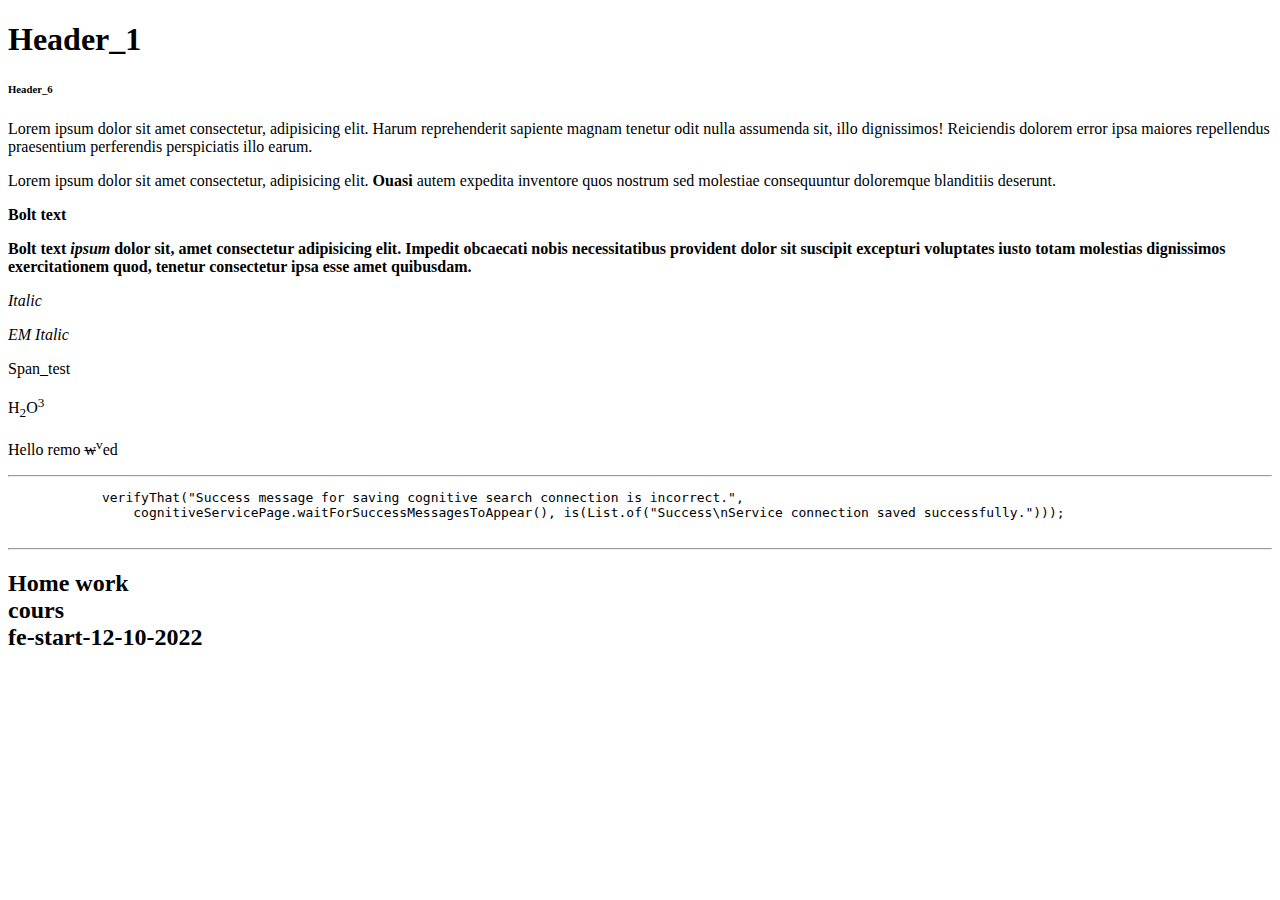
<file: index.html>
<!DOCTYPE html>
<html lang="en">

<head>
    <meta charset="utf-8">
    <meta http-equiv="X-UA-Compatible" content="IE=edge">
    <meta name="description" content="my first task">
    <meta name="viewport" content="width=device-width, initial-scale=1.0">
    <title>Home Work</title>
    <!-- <link rel="stylesheet" href=""> -->
</head>

<body>
    <h1>Header_1</h1>
    <h6>Header_6</h6>
    <p>Lorem ipsum dolor sit amet consectetur, adipisicing elit. Harum reprehenderit sapiente magnam tenetur odit nulla
        assumenda sit, illo dignissimos! Reiciendis dolorem error ipsa maiores repellendus praesentium perferendis
        perspiciatis illo earum.</p>
    <p>Lorem ipsum dolor sit amet consectetur, adipisicing elit. <strong>Ouasi</strong> autem expedita inventore quos
        nostrum sed molestiae consequuntur doloremque blanditiis deserunt.</p>
    <!-- <font size="35" color="green">Hello font</font> -->
    <p>
        <!-- "bolt" old teg -->
        <b>Bolt text</b>
    </p>
    <p>
        <!-- "strong" new tag -->
        <strong>Bolt text</strong>
        <strong><em>ipsum</em> dolor sit, amet consectetur adipisicing elit. Impedit obcaecati nobis necessitatibus
            provident dolor sit suscipit excepturi voluptates iusto totam molestias dignissimos exercitationem quod,
            tenetur consectetur ipsa esse amet quibusdam.</strong>
    </p>
    <p>
        <!-- old tag -->
        <i>
            Italic
        </i>
    </p>
    <p>
        <!-- new italic tag -->
        <em> EM Italic</em>
    </p>
    <p>
        <span>Span_test</span>
    </p>
    <span>
        H<sub>2</sub>O<sup>3</sup>
    </span>
    <p>
        Hello remo
        <del>w</del><sup>v</sup></del>ed
    </p>
    <hr>
    <pre>
            verifyThat("Success message for saving cognitive search connection is incorrect.",
                cognitiveServicePage.waitForSuccessMessagesToAppear(), is(List.of("Success\nService connection saved successfully.")));
        </pre>
    <hr>
    <h2>
        Home work <br>
        cours <br>
        fe-start-12-10-2022
    </h2>
</body>

</html>
</file>
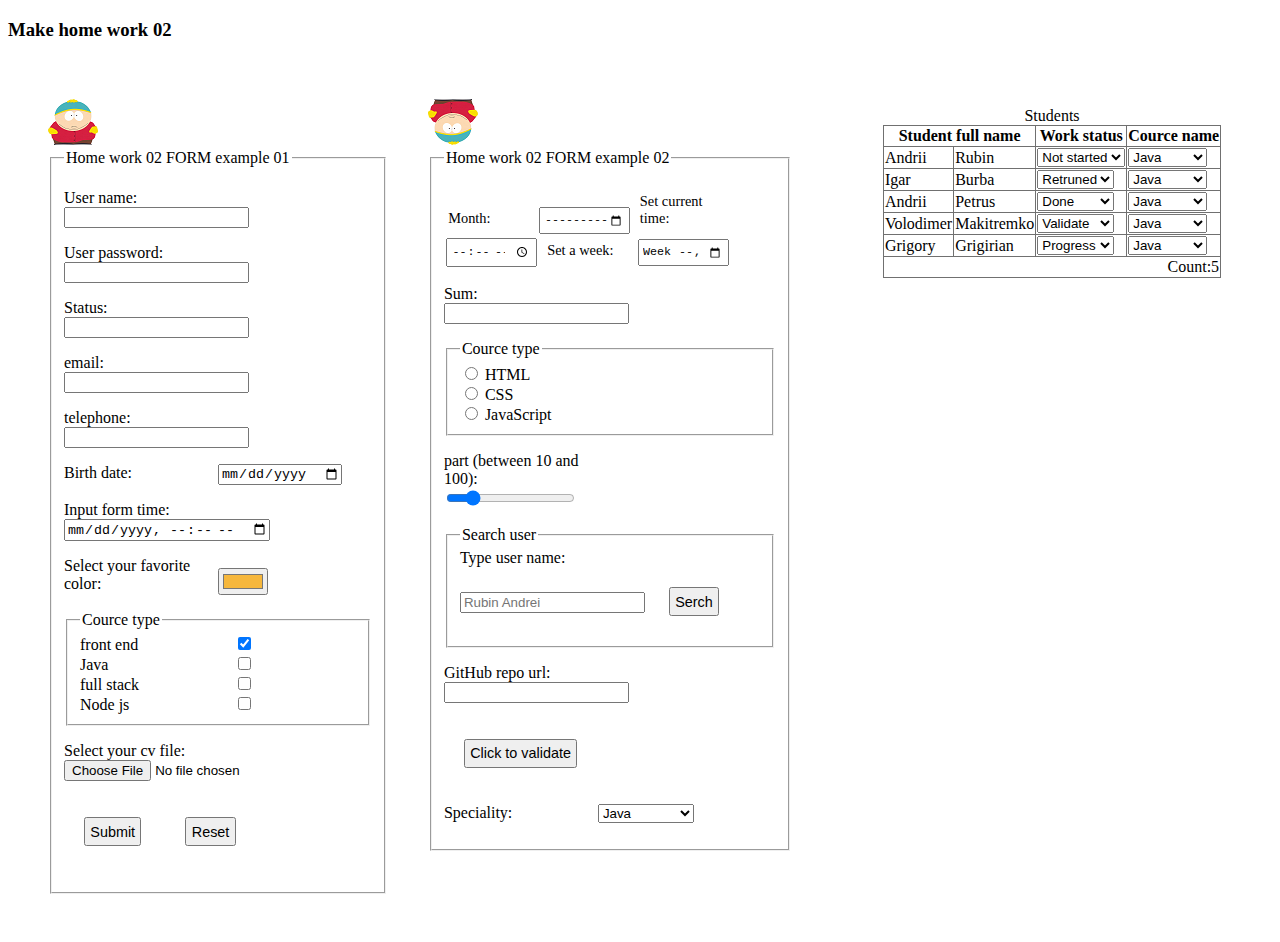
<file: 02/index.html>
<!DOCTYPE html>
<html lang="en">
<head>
    <meta charset="UTF-8">
    <meta http-equiv="X-UA-Compatible" content="IE=edge">
    <meta name="viewport" content="width=device-width, initial-scale=1.0">
    <link rel="stylesheet" href="./resources/css/style.css">
    <title>work02</title>
</head>
<body>
    <header>
        <h3>Make home work 02</h3>
    </header>
    <main>
        <section id="form_home_work">
            <form action="" method="post" name="test_form">
                <input type="image" src="./resources/img/Eric-cartman2.png" alt="test_form_icone">
                <input type="hidden" id="pymentId" name="pymentId" value="01nb">
                <fieldset>
                    <legend>Home work 02 FORM example 01</legend>
                    <p>
                        <label for="test_form_name">User name:</label>
                        <input type="text" id="test_form_name" name="test_form_name">
                    </p>
                    <p>
                        <label for="test_form_password">User password:</label>
                        <input type="password" name="test_form_password" id="test_form_password">
                    </p>
                    <p>
                        <label for="test_form_status">Status:</label>
                        <input list="list" name="test_form_status" id="test_form_status">
                        <datalist id="list">
                            <option value="New"></option>
                            <option value="Pending"></option>
                            <option value="Approved"></option>
                            <option value="Active"></option>
                            <option value="Terminated"></option>
                        </datalist>
                    </p>
                    <p>
                        <label for="test_form_user_email">email:</label>
                        <input type="email" id="test_form_status">
                    </p>
                    <p>
                        <label for="test_form_user_telephone">telephone:</label>
                        <input type="tel" id="test_form_user_telephone" pattern="[0-9]{3}-[0-9]{2}-[0-9]{3}" required>
                    </p>
                    <p>
                        <label for="test_form_user_birth_date">Birth date:</label>
                        <input type="date" id="test_form_user_birth_date">
                    </p>
                    <p>
                        <label for="test_form_user_input_form_time">Input form time:</label>
                        <input type="datetime-local" id="test_form_user_input_form_time">
                    </p>
                    <p>
                        <label for="test_form_user_fav_color">Select your favorite color:</label>
                        <input type="color" value="#f6b73c" id="test_form_user_fav_color">
                    </p>
                    <p>
                        <fieldset>
                            <legend>Cource type</legend>
                            <label for="test_form_type_cource_front_end">front end</label>
                            <input type="checkbox" id="test_form_type_cource_front_end" checked>
                            <label for="test_form_type_cource_java">Java</label>
                            <input type="checkbox" id="test_form_type_cource_java">
                            <label for="test_form_fool_fullstack">full stack</label>
                            <input type="checkbox" id="test_form_fool_fullstack">
                            <label for="test_form_fool_cource_node">Node js</label>
                            <input type="checkbox" id="test_form_fool__node">
                        </fieldset>
                    </p>
                    <p>
                        <label for="test_form_user_cv">Select your cv file:</label>
                        <br>
                        <input type="file" id="test_form_user_cv">
                    </p>
                    <p>
                        <input type="submit" value="Submit" id="test_form_user_submit">
                        <input type="reset" value="Reset" id="test_form_user_reset">
                    </p>
                </fieldset>
            </form>
            <form method="get" name="test_form_second">
                <input type="image" src="./resources/img/Eric-cartman3.png" alt="test_form_icone">
                <input type="hidden" id="pymentId" name="pymentId" value="02nb">
                <fieldset>
                    <legend>Home work 02 FORM example 02</legend>
                    <p>
                        <label for="test_form_second_month">Month:</label>
                        <input type="month" id="test_form_second_month">
                        <label for="test_form_second_time">Set current time:</label>
                        <input type="time" id="test_form_second_time">
                        <label for="test_form_second_week">Set a week:</label>
                        <input type="week" id="test_form_second_week">
                    </p>
                    <p>
                        <label for="test_form_second_sum">Sum:</label>
                        <input type="number" id="test_form_second_sum">

                    </p>
                    <p>
                        <fieldset>
                            <legend>Cource type</legend>
                            <input type="radio" id="html" name="fav_language" value="HTML">
                            <label for="html">HTML</label><br>
                            <input type="radio" id="css" name="fav_language" value="CSS">
                            <label for="css">CSS</label><br>
                            <input type="radio" id="javascript" name="fav_language" value="JavaScript">
                            <label for="javascript">JavaScript</label>
                        </fieldset>
                    </p>
                    <p>
                        <!-- try to using input in lable section  -->
                        <label for="part">
                            part (between 10 and 100):
                            <input type="range" id="part" min="10" max="100" value="25">
                        </label>
                    </p>
                    <p>
                        <fieldset>
                            <legend>Search user</legend>
                            <label for="test_form_second_search">Type user name:</label>
                            <input type="search" id="test_form_second_search" placeholder="Rubin Andrei">
                            <input type="submit" value="Serch">
                        </fieldset>
                    </p>
                    <p>
                        <label for="test_form_second_github">GitHub repo url: </label>
                        <input type="url" id="test_form_second_github">
                    </p>
                    <p>
                        <input type="button" onclick="alert('Validated!')" value="Click to validate">
                    </p>
                    <p>
                        <label for="test_form_second_select">Speciality:</label>
                        <select id="test_form_second_select">
                            <optgroup label="Speciality">
                                <option value="01">JS</option>
                                <option value="02">C#</option>
                                <option value="03">Go</option>
                                <option value="04">Python</option>
                                <option value="05" selected>Java</option>
                            </optgroup>
                            <optgroup label="Direction">
                                <option value="06">Front End</option>
                                <option value="07">Back End</option>
                            </optgroup>
                        </select>
                    </p>
                </fieldset>
            </form>
        </section>
        <section id="table_homework">
            <div>
                <table>
                    <caption>Students</caption>
                    <thead>
                        <tr>
                            <th colspan="2">Student full name</th>
                            <th>Work status</th>
                            <th>Cource name</th>
                        </tr>
                    </thead>
                    <tbody>
                        <tr>
                            <td>Andrii</td>
                            <td>Rubin</td>
                            <td>
                                <select id="status">
                                    <option value="00">Not started</option>
                                    <option value="01">Open</option>
                                    <option value="02">Progress</option>
                                    <option value="03">Validate</option>
                                    <option value="04">Done</option>
                                    <option value="05">Retruned</option>
                                </select>
                            </td>
                            <td>
                                <select id="select">
                                    <optgroup label="Speciality">
                                        <option value="01">JS</option>
                                        <option value="02">C#</option>
                                        <option value="03">Go</option>
                                        <option value="04">Python</option>
                                        <option value="05" selected>Java</option>
                                </select>
                            </td>
                        </tr>
                        <tr>
                            <td>Igar</td>
                            <td>Burba</td>
                            <td>
                                <select id="status">
                                    <option value="01">Open</option>
                                    <option value="02">Progress</option>
                                    <option value="03">Validate</option>
                                    <option value="04">Done</option>
                                    <option value="05" selected>Retruned</option>
                                </select>
                            </td>
                            <td>
                                <select id="select">
                                    <optgroup label="Speciality">
                                        <option value="01">JS</option>
                                        <option value="02">C#</option>
                                        <option value="03">Go</option>
                                        <option value="04">Python</option>
                                        <option value="05" selected>Java</option>
                                </select>
                            </td>
                        </tr>
                        <tr>
                            <td>Andrii</td>
                            <td>Petrus</td>
                            <td>
                                <select id="status">
                                    <option value="01">Open</option>
                                    <option value="02">Progress</option>
                                    <option value="03">Validate</option>
                                    <option value="04" selected>Done</option>
                                    <option value="05">Retruned</option>
                                </select>
                            </td>
                            <td>
                                <select id="select">
                                    <optgroup label="Speciality">
                                        <option value="01">JS</option>
                                        <option value="02">C#</option>
                                        <option value="03">Go</option>
                                        <option value="04">Python</option>
                                        <option value="05" selected>Java</option>
                                </select>
                            </td>
                        </tr>
                        <tr>
                            <td>Volodimer</td>
                            <td>Makitremko</td>
                            <td>
                                <select id="status">
                                    <option value="01">Open</option>
                                    <option value="02">Progress</option>
                                    <option value="03" selected>Validate</option>
                                    <option value="04">Done</option>
                                    <option value="05">Retruned</option>
                                </select>
                            </td>
                            <td>
                                <select id="select">
                                    <optgroup label="Speciality">
                                        <option value="01">JS</option>
                                        <option value="02">C#</option>
                                        <option value="03">Go</option>
                                        <option value="04">Python</option>
                                        <option value="05" selected>Java</option>
                                </select>
                            </td>
                        </tr>
                        <tr>
                            <td>Grigory</td>
                            <td>Grigirian</td>
                            <td>
                                <select id="status">
                                    <option value="01">Open</option>
                                    <option value="02" selected>Progress</option>
                                    <option value="03">Validate</option>
                                    <option value="04">Done</option>
                                    <option value="05">Retruned</option>
                                </select>
                            </td>
                            <td>
                                <select id="select">
                                    <optgroup label="Speciality">
                                        <option value="01">JS</option>
                                        <option value="02">C#</option>
                                        <option value="03">Go</option>
                                        <option value="04">Python</option>
                                        <option value="05" selected>Java</option>
                                </select>
                            </td>
                        </tr>
                    </tbody>
                    <tfoot>
                        <tr>
                            <td colspan="4">Count:5</td>
                        </tr>
                    </tfoot>
                </table>
            </div>
        </section>
    </main>
</body>

</html>
</file>
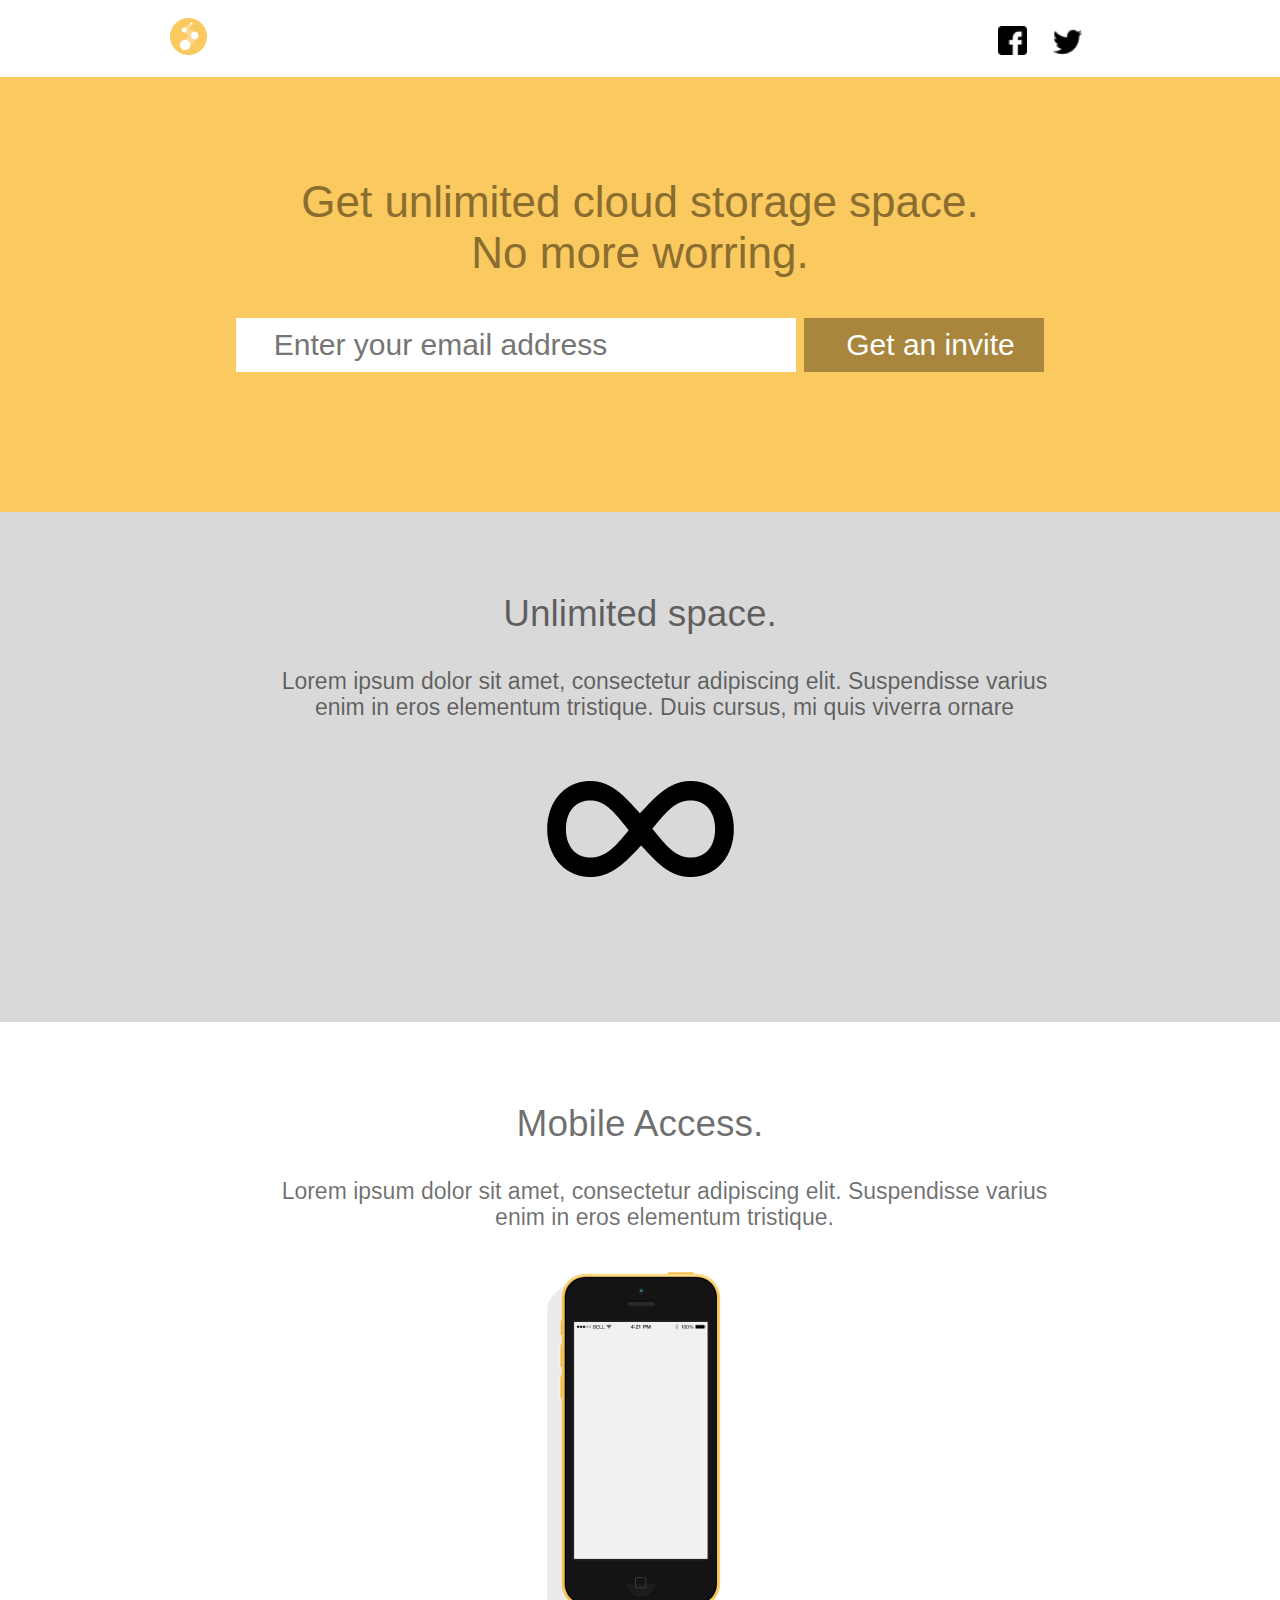
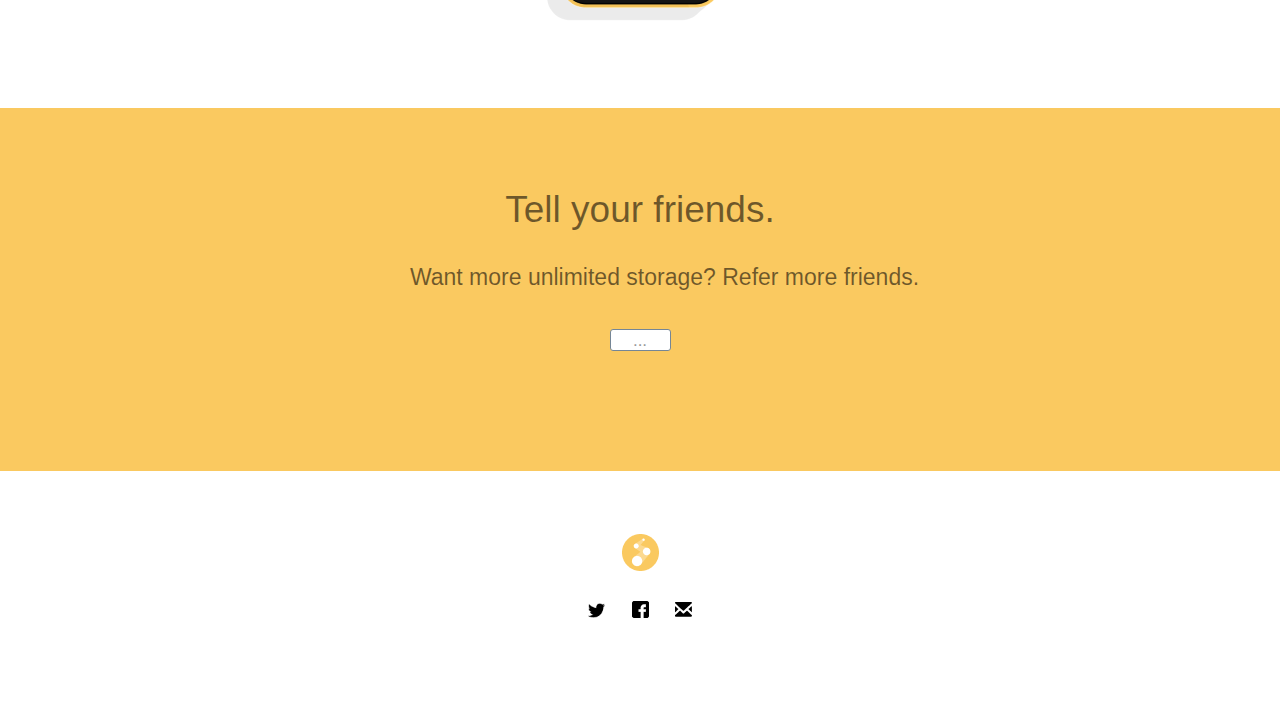
<file: 03/index.html>
<!DOCTYPE html>
<html lang="en">

<head>
    <meta charset="UTF-8">
    <meta http-equiv="X-UA-Compatible" content="IE=edge">
    <meta name="viewport" content="width=device-width, initial-scale=1.0">
    <title>Figma Page</title>
    <link rel="preconnect" href="https://fonts.googleapis.com">
    <link rel="preconnect" href="https://fonts.gstatic.com" crossorigin>
    <link href="https://fonts.googleapis.com/css2?family=Roboto:wght@100;300;400;500;700;900&display=swap"
        rel="stylesheet">
    <link rel="stylesheet" href="./source/css/normalize.css">
    <link rel="stylesheet" href="./source/css/style.css">

</head>

<body>
    <header>
        <div class="content">
            <div class="logo">
                <img src="./source/img/logo.png" alt="logo image" />
            </div>
            <div class="social_lincs">
                <a href="https://www.facebook.com/">
                    <img src="./source/img/f_logo.png" alt="fasebook">
                </a>
                <a href="https://www.facebook.com/">
                    <img src="./source/img/t_logo.png" alt="tviter">
                </a>
            </div>
        </div>
    </header>
    <section class="storage_space">
        <article class="content">
            <p>Get unlimited cloud storage space.</p>
            <p>No more worring.</p>
            <div class="search">
                <form></form>
                <input type="text" placeholder="Enter your email address">
                <input type="button" class="search_btn" onclick="alert('Validated!')" value="Get an invite">
                <!-- <button type="button" class="search_btn">Get an invite</button> -->
            </div>
        </article>
    </section>
    <section class="unlimited_space">
        <article class="content">
            <p class="head">Unlimited space.</p>
            <p class="descr">Lorem ipsum dolor sit amet, consectetur adipiscing elit. Suspendisse varius enim in eros
                elementum tristique. Duis cursus, mi quis viverra ornare</p>
            <img src="./source/img/infinity-icon.png" alt="infinity" />

        </article>
    </section>
    <section class="mobile_acsess">
        <article class="content">
            <p class="head">Mobile Access.</p>
            <p class="descr">Lorem ipsum dolor sit amet, consectetur adipiscing elit. Suspendisse varius enim in eros
                elementum tristique.</p>
            <img src="./source/img/phone.png" alt="phone" />
        </article>
    </section>
    <section class="tell_friends">
        <article class="content">
            <p class="head">Tell your friends.</p>
            <p class="descr">Want more unlimited storage? Refer more friends.</p>
            <button type="button" class="friends">...</button>
        </article>
    </section>
    <footer>
        <div class="content">            
            <div>
                <div>
                    <img src="./source/img/logo.png" alt="logo image" />
                </div>
                <div class="footer_linc">
                    <a href="https://www.facebook.com/" >
                        <img src="./source/img/t_logo.png" alt="tviter">
                    </a>
                    <a href="https://www.facebook.com/">
                            <img src="./source/img/f_logo_footer.png" alt="facebook">
                    </a>
                    <a href="mailto:email@example.com">
                        <img src="./source/img/mail.png" alt="mailto">
                    </a>
                </div>
            </div>
        </div>
    </footer>

</body>

</html>
</file>
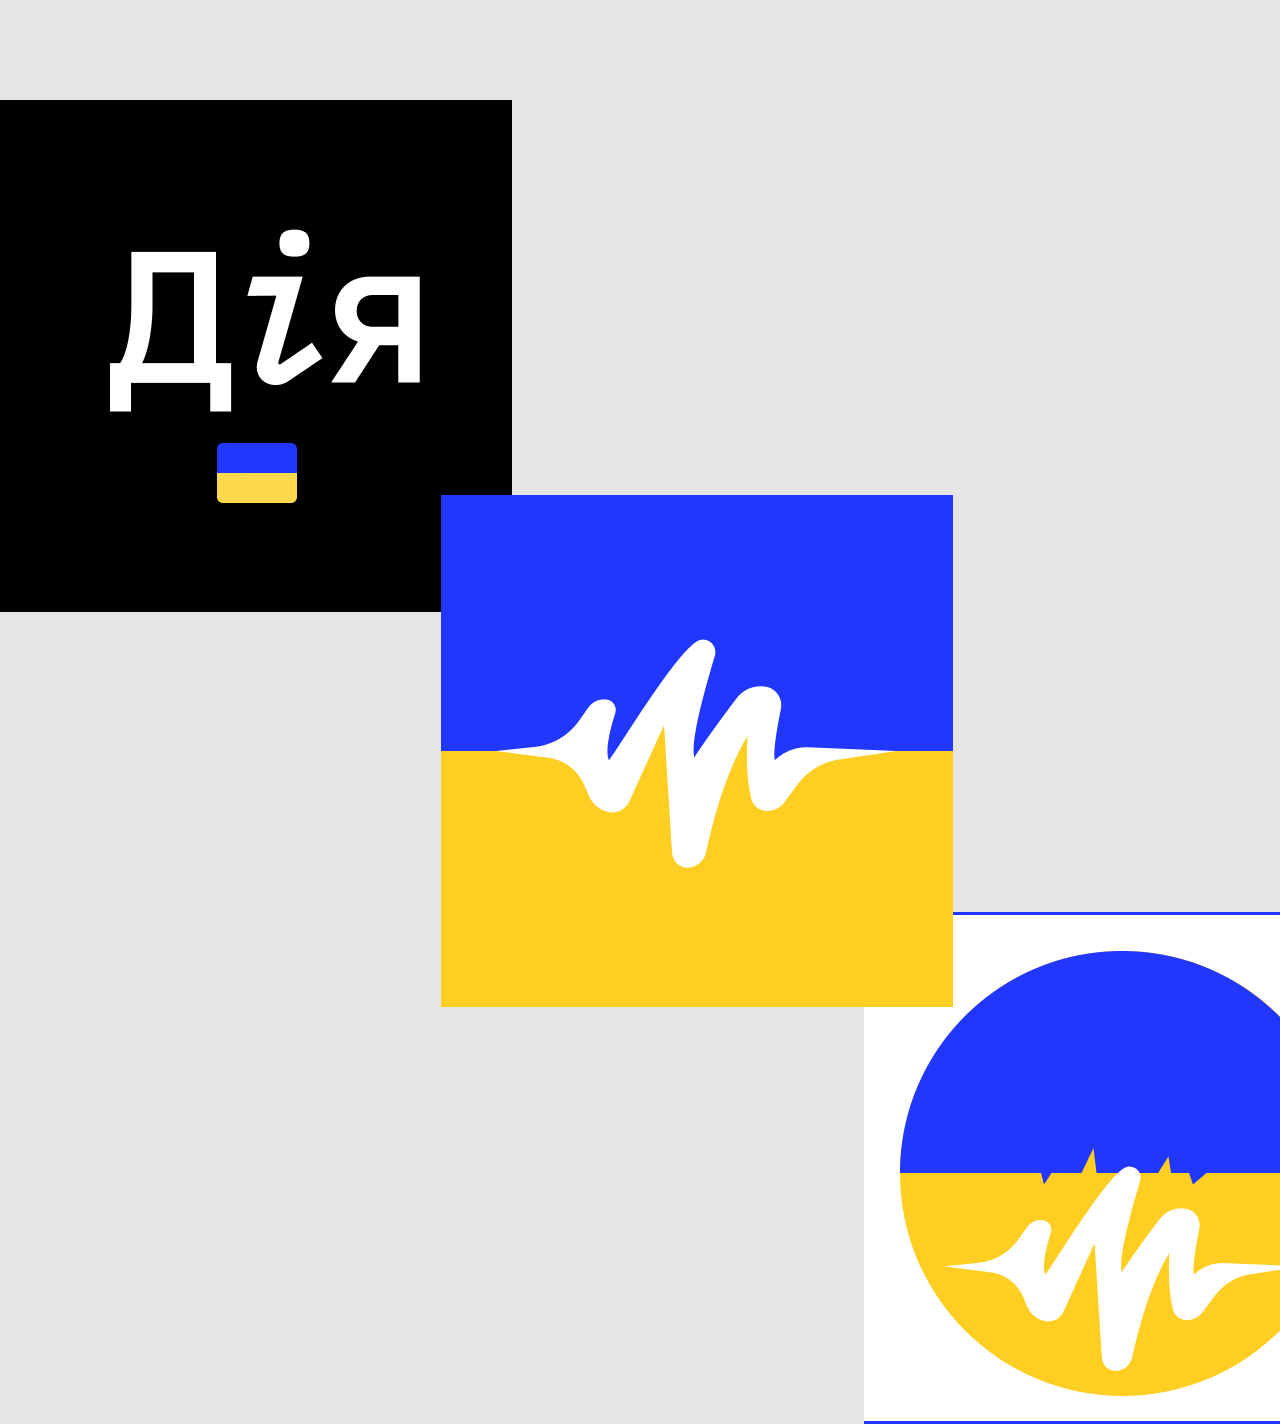
<file: 04/index.html>
<!DOCTYPE html>
<html lang="en">
<head>
    <meta charset="UTF-8">
    <meta http-equiv="X-UA-Compatible" content="IE=edge">
    <meta name="viewport" content="width=device-width, initial-scale=1.0">
    <link rel="stylesheet" href="resources/css/normalize.css">
    <link rel="stylesheet" href="resources/css/style.css">

    <title>Document</title>
</head>
<body>
    <section>
        <div class="wrapper">
            <div class="card_1">
                <img src="resources/img/diya.png" alt="diya">
                <img src="resources/img/flag.png" alt="flag">
            </div>            
            <div class="card_2">
                <img src="resources/img/blue_2.png" alt="blue2">
                <div>
                    <img src="resources/img/logo1.png" alt="logo1">
                </div>
            </div>            
            <div class="card_3">
                <div class="radius">
                    <img src="resources/img/blue.png" alt="blue">
                    <img src="resources/img/logo2.png" alt="logo2">
                </div>
            </div>            
        </div>
    </section>
    
</body>
</html>
</file>
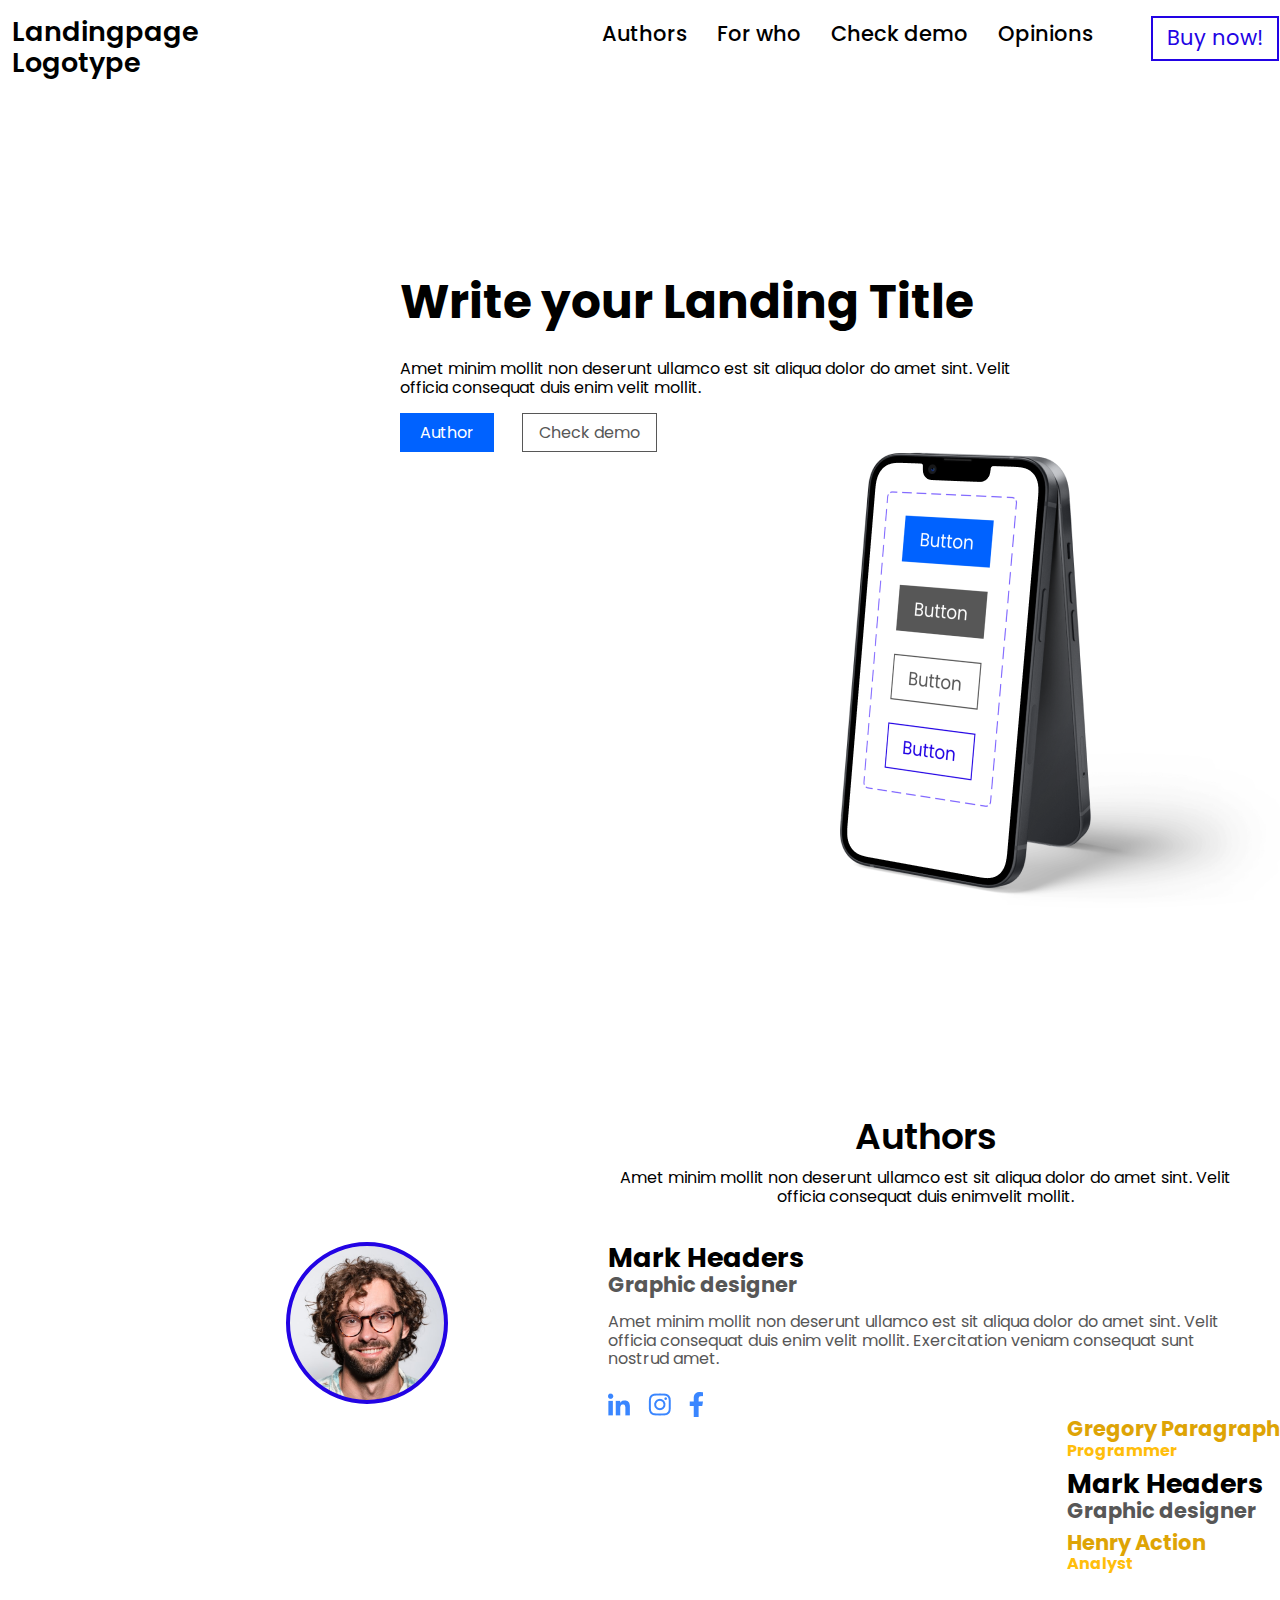
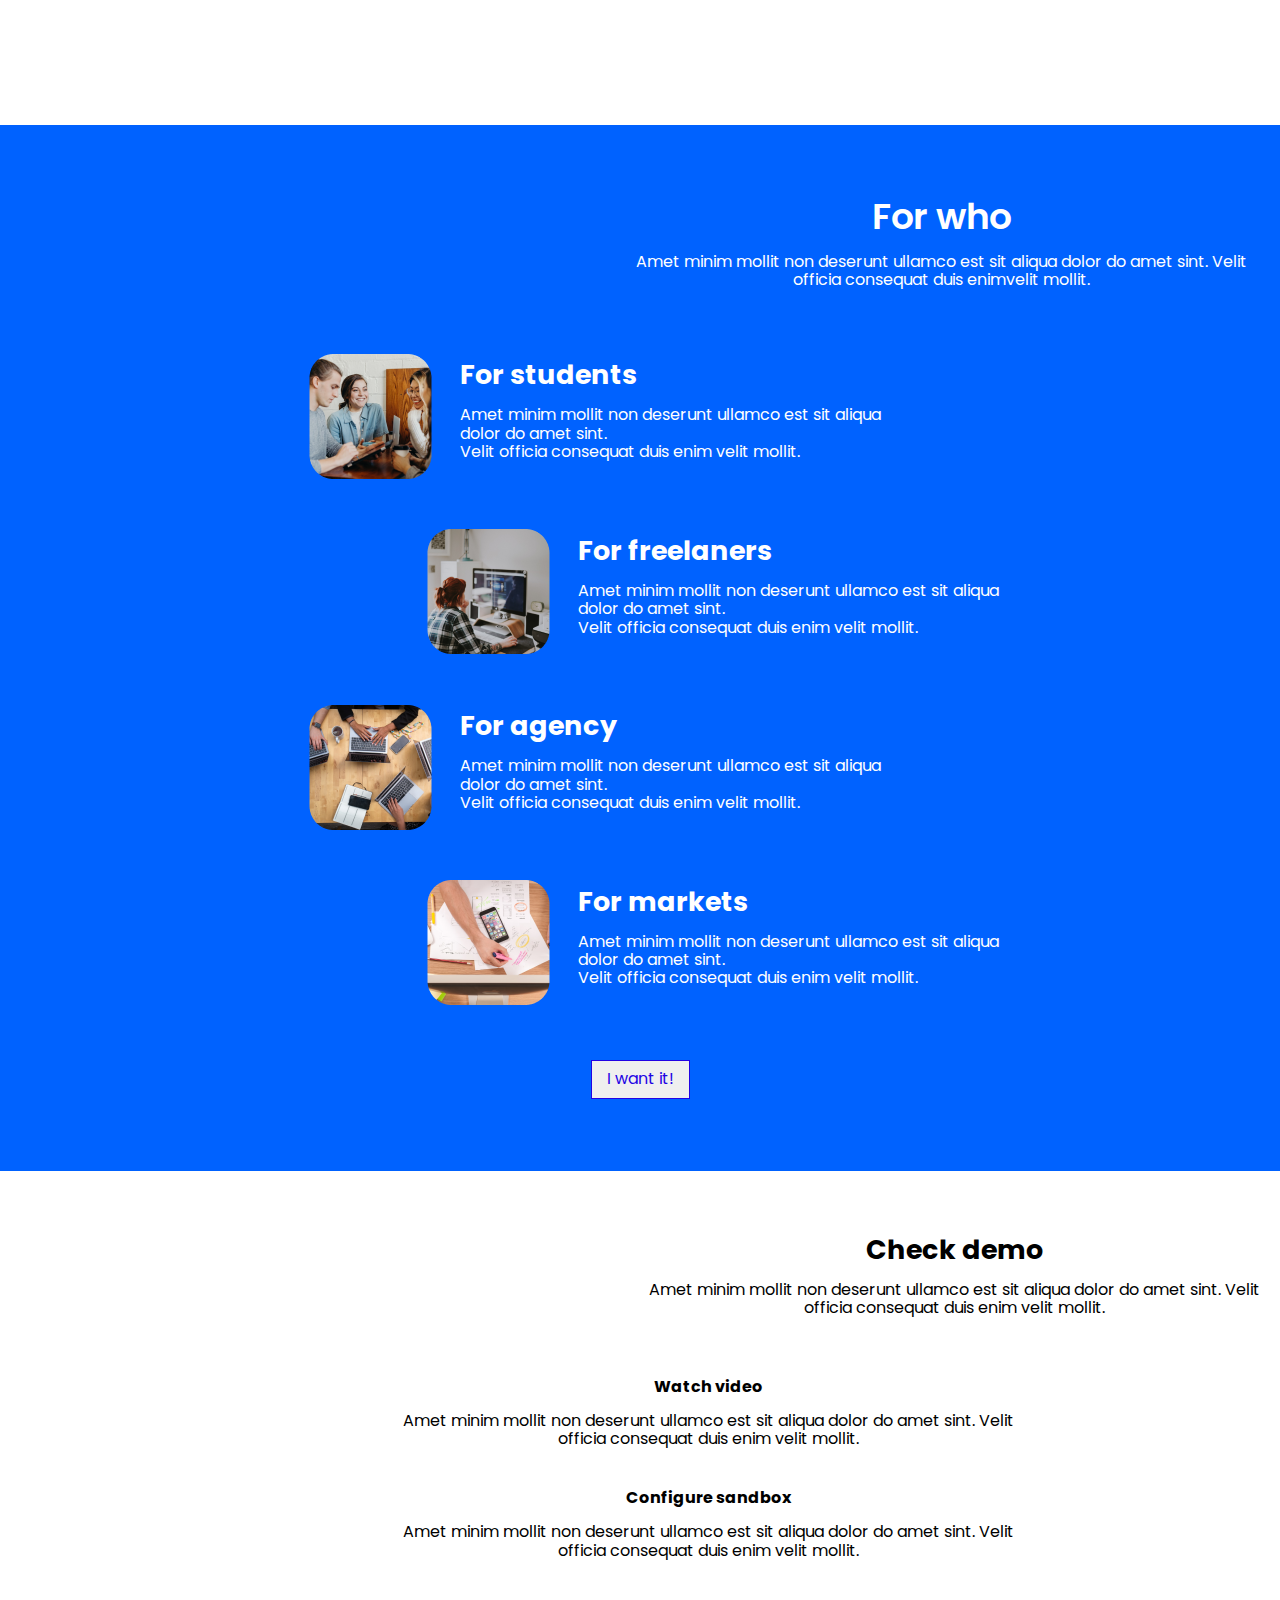
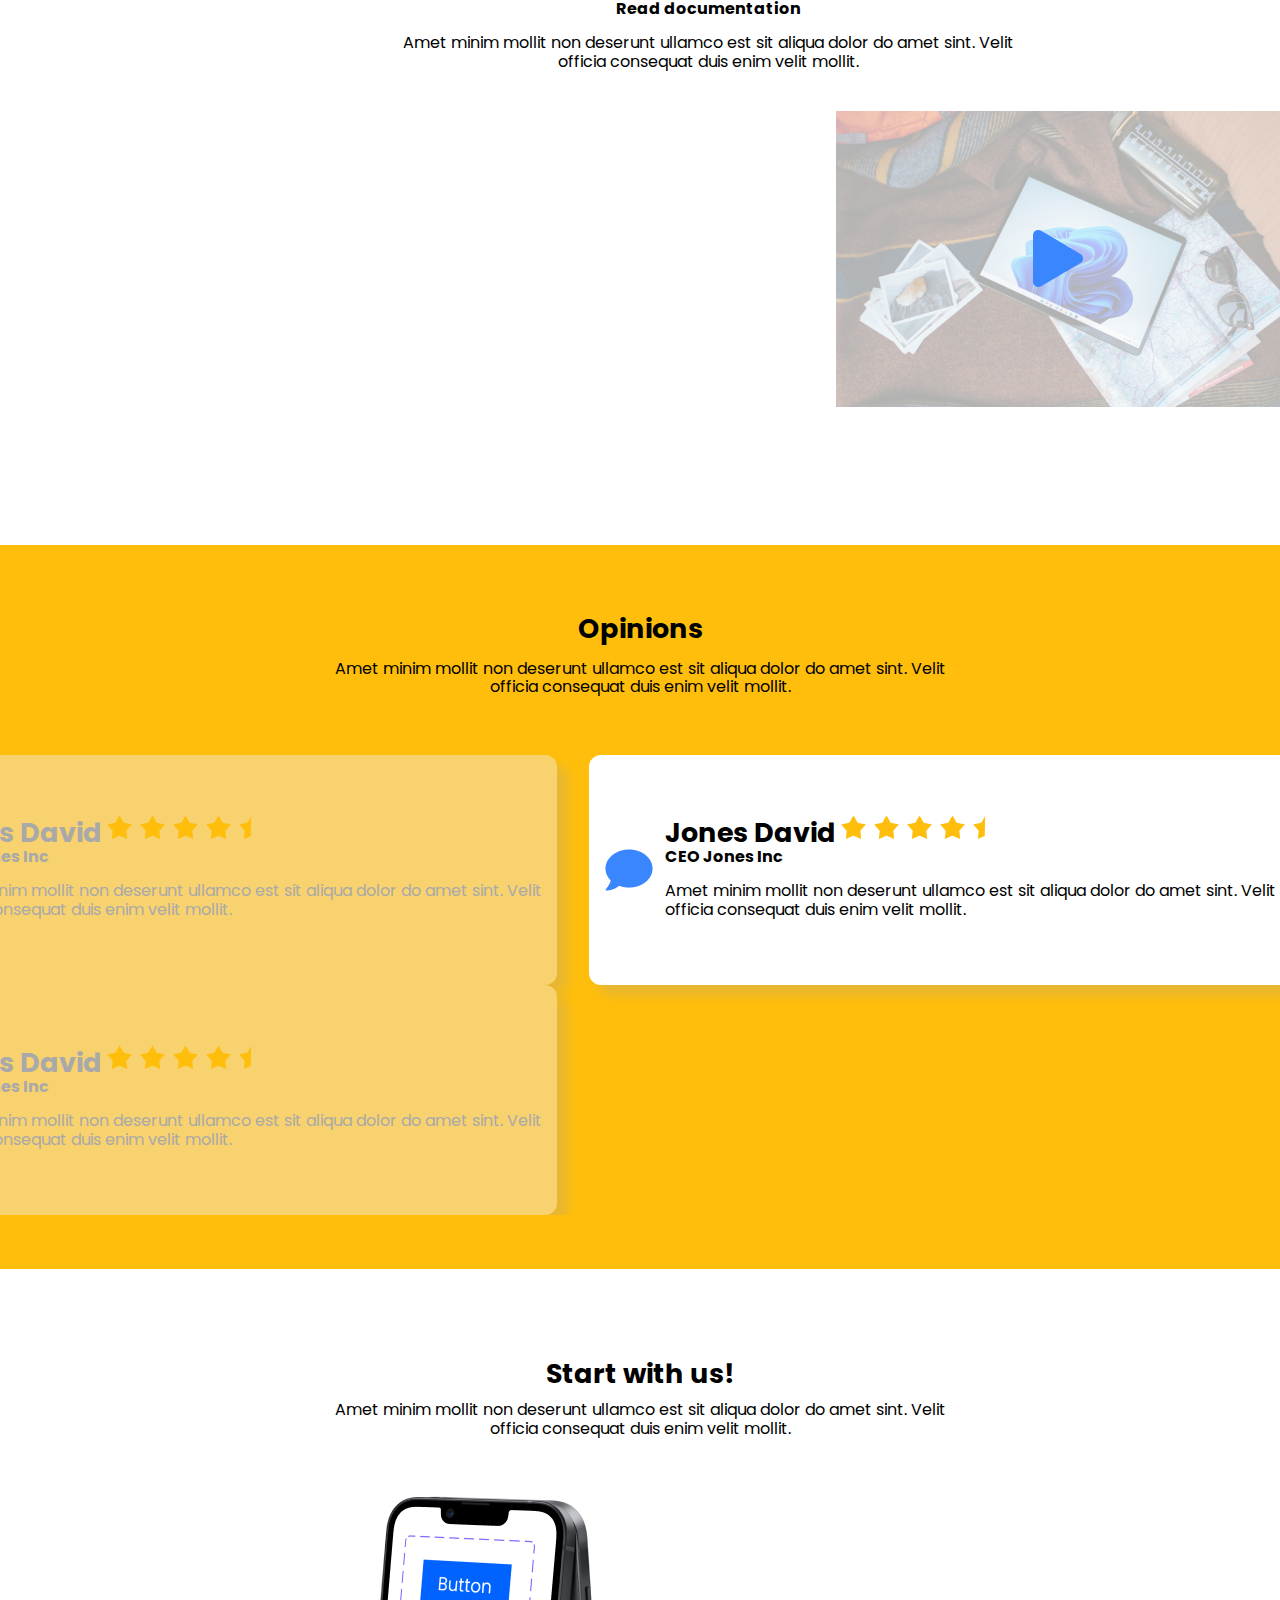
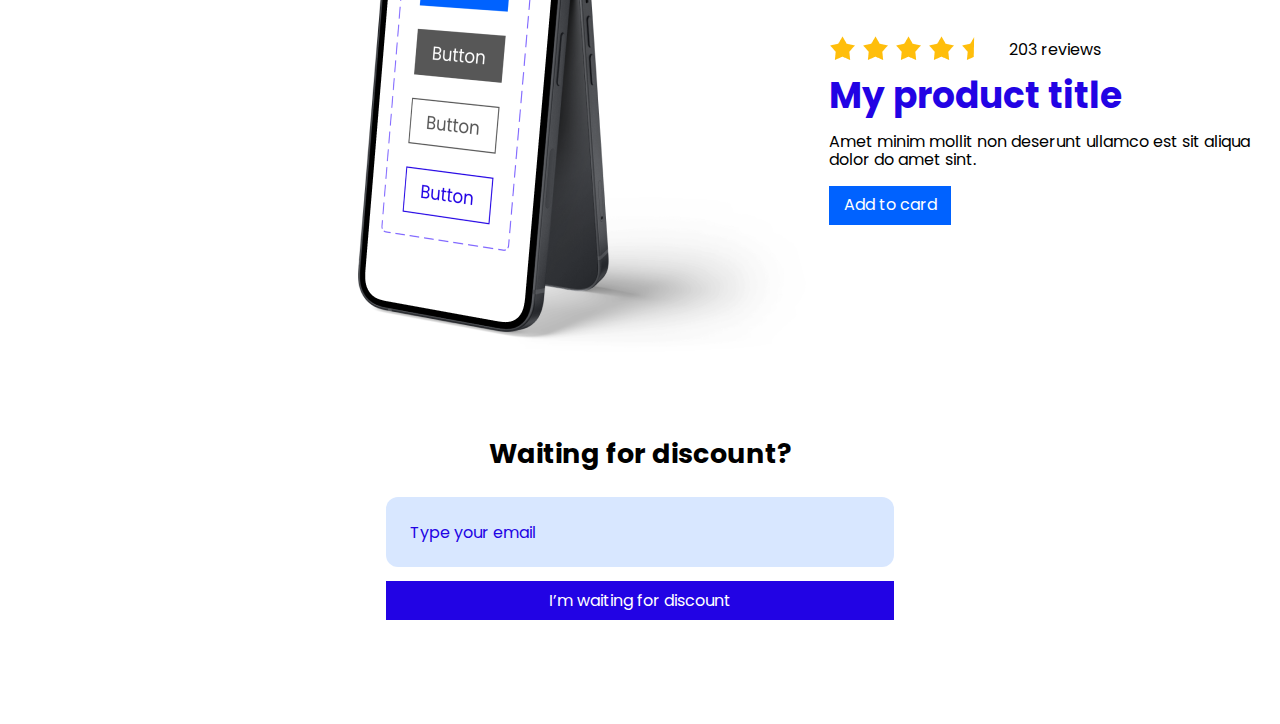
<file: 05/index.html>
<!DOCTYPE html>
<html lang="en">

<head>
    <meta charset="UTF-8">
    <meta http-equiv="X-UA-Compatible" content="IE=edge">
    <meta name="viewport" content="width=device-width, initial-scale=1.0">
    <link href="https://fonts.googleapis.com/css2?family=Poppins:wght@100;300;400;500;700;900&display=swap"
        rel="stylesheet">
    <link rel="stylesheet" href="sources/css/normalize.css">
    <link rel="stylesheet" href="sources/css/style.css">
    <title>Document</title>
</head>

<body>
    <header class="header clear">
        <div class="logo">
            Landingpage Logotype
        </div>
        <div class="menu-button clear">
        <button class="buy">Buy now!</button>
        <div class="menu">
            <a href="#">Authors</a>
            <a href="#">For who</a>
            <a href="#">Check demo</a>
            <a href="#">Opinions</a>            
        </div>
    </div>
    </header>
    <section class="landing clear">
        <article>
            <h1>Write your Landing Title</h1>
            <p>Amet minim mollit non deserunt ullamco est sit aliqua dolor do amet sint. Velit officia consequat duis
                enim velit mollit. </p>
            <button class="landing_author">Author</button>
            <button class="check_demo">Check demo</button>
        </article>
        <img src="sources/img/13phone.png" alt="phone img">
    </section>
    <section class="author clear">
        <div class="author_header">
            <h2>Authors</h2>
            <div>Amet minim mollit non deserunt ullamco est sit aliqua dolor do amet sint. Velit officia consequat duis
                enimvelit mollit.</div>
        </div>
        <article>

            <div class="foto_author">
            </div>
            <div class="authot_info">
                <h3>Mark Headers</h3>
                <h4>Graphic designer</h4>
                <p>Amet minim mollit non deserunt ullamco est sit aliqua dolor do amet sint.
                    Velit officia consequat duis enim velit mollit. Exercitation veniam consequat sunt
                    nostrud amet.
                </p>
            </div>
            <div class="author_list_navigation">
                <div>
                    <h3>Gregory Paragraph</h3>
                    <h4>Programmer</h4>
                </div>
                <div>
                    <h3>Mark Headers</h3>
                    <h4>Graphic designer</h4>
                </div>
                <div>
                    <h3>Henry Action</h3>
                    <h4>Analyst</h4>
                </div>
            </div>
        </article>
    </section>
    <section class="for_who">
        <div class="author_header">
            <h2>For who</h2>
            <div>Amet minim mollit non deserunt ullamco est sit aliqua dolor do amet sint. Velit officia consequat
                duis
                enimvelit mollit.
            </div>
        </div>
        <div class="list_articles clear">
            <div class="article">
                <div class='image'>
                    <img src="sources/img/article_1.png" alt="">
                </div>
                <div class='article_content'>
                    <h3>For students</h3>
                    <p>Amet minim mollit non deserunt ullamco est sit aliqua dolor do amet sint.<br>
                        Velit officia consequat duis enim velit mollit.</p>
                </div>
            </div>
            <div class="article">
                <div class='image'>
                    <img src="sources/img/article_2.png" alt="">
                </div>
                <div class='article_content'>
                    <h3>For freelaners</h3>
                    <p>Amet minim mollit non deserunt ullamco est sit aliqua dolor do amet sint.<br>
                        Velit officia consequat duis enim velit mollit.</p>
                </div>
            </div>
            <div class="article">
                <div class='image'>
                    <img src="sources/img/article_3.png" alt="">
                </div>
                <div class='article_content'>
                    <h3>For agency</h3>
                    <p>Amet minim mollit non deserunt ullamco est sit aliqua dolor do amet sint.<br>
                        Velit officia consequat duis enim velit mollit.</p>
                </div>
            </div>
            <div class="article">
                <div class='image'>
                    <img src="sources/img/article_4.png" alt="">
                </div>
                <div class='article_content'>
                    <h3>For markets</h3>
                    <p>Amet minim mollit non deserunt ullamco est sit aliqua dolor do amet sint.<br>
                        Velit officia consequat duis enim velit mollit.</p>
                </div>
            </div>
        </div>
        <div class="who_bnt">
              <button>I want it!</button>
        </div>
    </section>
    <section class="check_demo_section">
        <div class="check_demo_header">
            <h2>Check demo</h2>
            <p>Amet minim mollit non deserunt ullamco est sit aliqua dolor do amet sint. Velit officia consequat duis enim velit mollit. </p>
        </div>
        <div class="demo_content clear">
            <div class="conternt_text">
                <article class="content">
                    <h4>Watch video</h4>
                    <p>Amet minim mollit non deserunt ullamco est sit aliqua dolor do amet sint. Velit officia consequat duis enim velit mollit. </p>
                </article>
                <article class="content">
                    <h4>Configure sandbox</h4>
                    <p>Amet minim mollit non deserunt ullamco est sit aliqua dolor do amet sint. Velit officia consequat duis enim velit mollit. </p>
                </article>
                <article class="content">
                    <h4>Read documentation</h4>
                    <p>Amet minim mollit non deserunt ullamco est sit aliqua dolor do amet sint. Velit officia consequat duis enim velit mollit. </p>
                </article>
            </div>        
            <div class="conten_img">
                <img src="sources/img/demo_content_img.png" alt="media"> 
            </div>
        </div>
    </section>
    <section class="opinions">
        <div class="opinion_header">
            <h2>Opinions</h2>
            <p>Amet minim mollit non deserunt ullamco est sit aliqua dolor do amet sint. Velit officia consequat duis enim velit mollit.</p>
        </div>
        <div class="opions_content">
        <div class="list_cards clear">
            <div class="card clear">
                <div class='image'>
                    <img src="sources/img/message.png" alt="">
                </div>
                <div class="card_content">
                    <h3>Jones David</h3>
                    <img src="sources/img/stars.png">
                    <h4>CEO Jones Inc</h4>
                    <p>Amet minim mollit non deserunt ullamco est sit aliqua dolor do amet sint. Velit officia consequat duis enim velit mollit.</p>
                </div>
            </div>
            <div class="card clear">
                <div class='image'>
                    <img src="sources/img/message.png" alt="">
                </div>
                <div class="card_content">
                    <h3>Jones David</h3>
                    <img src="sources/img/stars.png">
                    <h4>CEO Jones Inc</h4>
                    <p>Amet minim mollit non deserunt ullamco est sit aliqua dolor do amet sint. Velit officia consequat duis enim velit mollit.</p>
                </div>
            </div>
            <div class="card clear">
                <div class='image'>
                    <img src="sources/img/message.png" alt="">
                </div>
                <div class="card_content">
                    <h3>Jones David</h3>
                    <img src="sources/img/stars.png">
                    <h4>CEO Jones Inc</h4>
                    <p>Amet minim mollit non deserunt ullamco est sit aliqua dolor do amet sint. Velit officia consequat duis enim velit mollit.</p>
                </div>
            </div>
        </div>
    </div>
    </section>
    <section class="start_with_us">
        <div class="start_with_us_header">
            <h2>Start with us!</h2>
            <p>Amet minim mollit non deserunt ullamco est sit aliqua dolor do amet sint. Velit officia consequat duis enim velit mollit. </p>
        </div>
        <div class="content">
            <div class="content_img">
                <img src="sources/img/13phone.png" alt="iphone13">
            </div>
        <div class="content_article">
                            <img src="sources/img/stars.png">
            <div class="reviews_count">203 reviews</div>
            <div class="product_title">
                <h2>My product title</h2>
                <p>Amet minim mollit non deserunt ullamco est sit aliqua dolor do amet sint.</p>
                <button>Add to card</button>
            </div>
        </div>
        </div>
        <div class="question">
        <h3>Waiting for discount?</h3>
        <form action="" method="post" name="waiting_for_doscount">
            <div>
            <input type="text" id="email" name="email" placeholder="Type your email">
            </div>
            <div>
            <input type="button" onclick="alert('Validated!')" value="I’m waiting for discount">
           </div>
        </form>
    </div>
    </section>

</body>

</html>
</file>
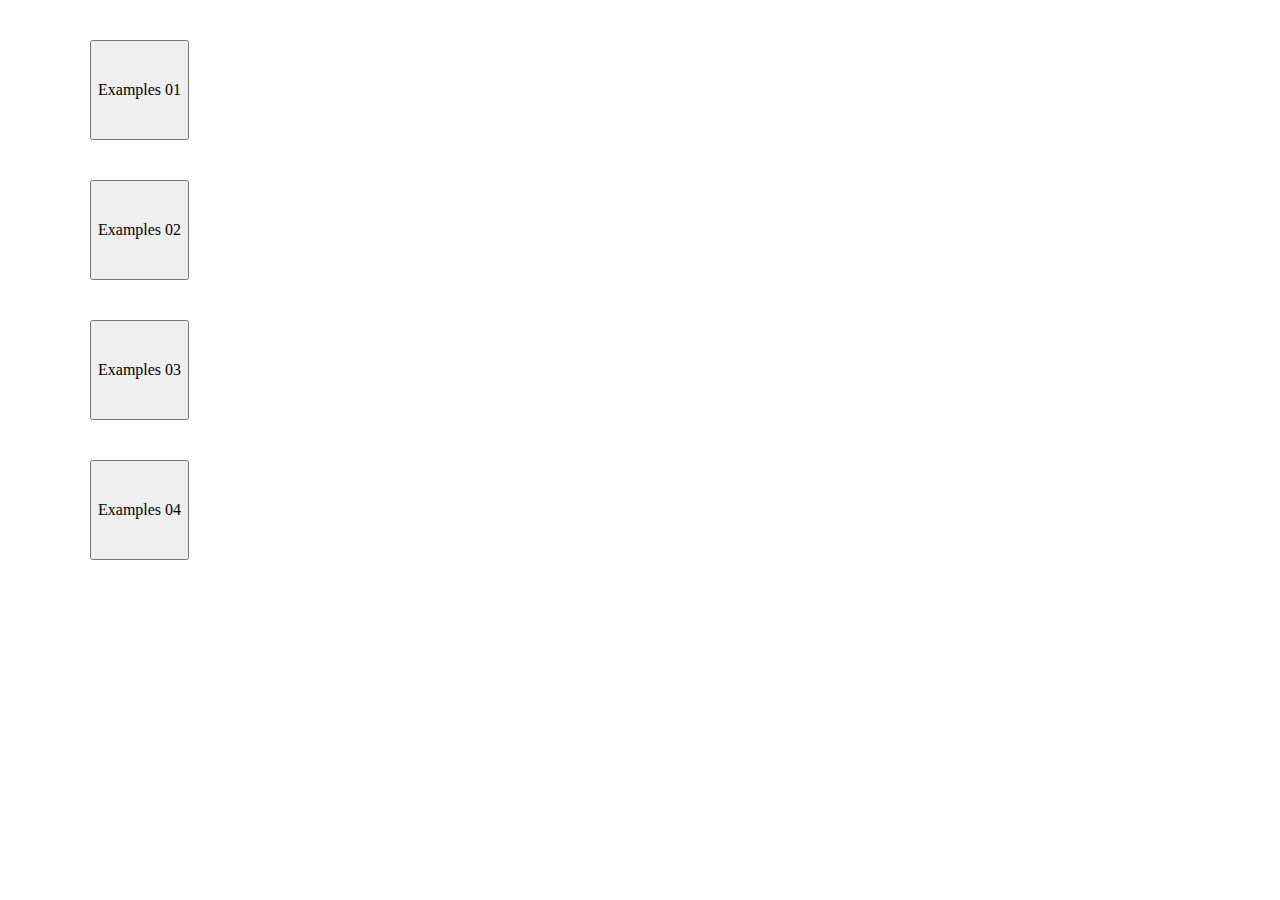
<file: JS_01/index.html>
<!DOCTYPE html>
<html lang="en">

<head>
    <meta charset="UTF-8">
    <meta http-equiv="X-UA-Compatible" content="IE=edge">
    <meta name="viewport" content="width=device-width, initial-scale=1.0">
    <script type="text/javascript" src="js/script.js"></script>
    <link rel="stylesheet" href="css/normalize.css">
    <link href="https://cdn.jsdelivr.net/npm/bootstrap@5.2.3/dist/css/bootstrap.min.css" rel="stylesheet"
        integrity="sha384-rbsA2VBKQhggwzxH7pPCaAqO46MgnOM80zW1RWuH61DGLwZJEdK2Kadq2F9CUG65" crossorigin="anonymous">
    <link rel="stylesheet" href="css/style.css">

    <title>Document</title>
</head>

<body>
    <div class="example">
        <button type="button" class="btn btn-outline-primary" onClick="examples_culc()">Examples 01</button>
        <div class="result calc minus"></div>
        <div class="result calc plus"></div>
        <div class="result calc div"></div>
        <div class="result calc mult"></div>       
        
    </div>
    <div class="example">
        <button type="button" class="btn btn-outline-primary" onClick="examples_name()">Examples 02</button>
        <div class="result firstname"></div>
        <div class="result secondname"></div>  
    </div>
    <div class="example">
        <button type="button" class="btn btn-outline-primary" onClick="examples_uk()">Examples 03</button>
        <div class="result uk"></div>        
        <div class="result"></div>
        <div class="result"></div>            
    </div>
    <div class="example">
        <button type="button" class="btn btn-outline-primary" onClick="examples_compare()">Examples 04</button>
        <div class="result compare"></div>        
        <div class="result"></div>
        <div class="result"></div>               
    </div>

</body>

</html>
</file>
<file: 03/source/css/style.css>
*{
    box-sizing: border-box;
    text-decoration: none;
}
body,html{
    font-family: 'Poppins', sans-serif;
}
header{         
   padding:17.8px 0;
}

footer{
    color: #F2F2F2;    
    text-align: center;    
}
p,
.content{        
    width:940px;
    margin: 0 auto;
}

.logo{
    text-align:left;
    width: 450px;       
    display:inline-block;    
}
.social_lincs{
    width: 480px;       
    text-align:right;
    display:inline-block;    
}
.storage_space{    
    background-color: #FAC960;     
}
.storage_space > article{
    padding:100px 0;    
    
}
.storage_space p {
    text-align:center;
    font-size: 44px;
    color: #8A6D2F;
}
.search{               
    margin:40px auto;
    padding: 0;
    border:0px;
}
input,
button  { 
       
    font-size: 30px;       
    height:54px;
    border:none; 
    margin:auto 2px;
}
input{
    width: 560px;
    color: #999999;
    text-indent: 36px;
}
input[class="search_btn"]{    
    width: 240px;   
    background-color:#A8863D;
    color:#FFFFFF;
    text-align: left; 
}
button[class="friends"]{
    font-size: 17px;
    color: #999999;
    width: 61px;
    height: 22px;
    margin: 39px auto;
    background-color: white;
    border-radius:3px;
    border:1px solid;
    border-color:#758696    
}

.unlimited_space{
    background-color:#D9D9D9;
}

article{    
    padding:81px 0;
    color:#0000008F;
    width: 940px;
    text-align: center;

}
article p[class="head"]{        
    font-size: 37px;      
}

article p[class="descr"]{    
    margin:32px auto auto 85px;    
    font-size: 23px;    
    width:819px;
}

article img[alt="infinity"]{
    height: 96px;
    margin: 60px auto;
}

article img[alt="phone"]{    
    margin: 37px 0px 0px;

}
.tell_friends{
    background-color: #FAC960;
}

footer .content {    
    display: table;    
}
footer .content> div{   
    display:table-cell; 
    align-items: center;    
    vertical-align: middle;
    height:240px;    
}
a:nth-of-type(even) {    
    margin:0px 22px;        
}

footer img[alt="tviter"]{
    width:17px;  
    border:none;  
}

.footer_linc{    
    margin: 26px auto;
}
.social_lincs img{
    width: 29px;
}
</file>
<file: 04/resources/css/style.css>
*{
    box-sizing: border-box;
    text-decoration: none;
    
}
body,html{
    background-color:#E5E5E5
}

.wrapper{
    margin: 100px auto;        
    width: 1376px;           
    position: relative;           
}
img{
    position: absolute;
}

div[class^="card_"]{
    width: 512px;
    height: 512px;
    position: absolute;
}
.card_1{
    background-color: black;
    position: relative;
}
.card_2{
    background-color:#FFCE22;
    top: 395px;
    left: 441px;
    z-index:1
}
.card_3{    
    background-color: white;
    border-top-style: solid;
    border-bottom-style: solid;
    border-top-color: #2137FC;
    border-bottom-color: #2137FC;
    top: 812px;
    left: 864px;
}
.radius{
    border-radius:360px;
    background-color:#FFCE22;    
    position: absolute;
    width: 445px;    
    height: 445px;
    margin: 35.5px 35.5px;    
}
img[alt="logo1"]{        
    transform: rotate(360deg);
    top:144px;
    left:55px;
}
img[alt="logo2"]{    
    left:44px;
    bottom:25px;
}

.card_1 img[alt="diya"]{
    top:129px;
    left:110px;

}
.card_1 img[alt="flag"]{        
    top:343px;
    right: 215px;  
}

[alt="blue"]{    
    top:0;
    left:0;
}
</file>
<file: 05/sources/css/style.css>
* {
    box-sizing: border-box;
}

.clear:after {
    content: "";
    display: table;
    clear: both;
  }

body,html{
    font-family: 'Poppins', sans-serif;
}
.header{
    margin: 16px 12px; 
    width: 99%;
    position: inline-block;
}

.logo{
    float: left; 
    font-size:27px;  
    width: 20px ;
    font-weight: 600;
    display:inline-block;   

}
.menu-button{
    display: b;
    float: right;
    vertical-align: middle;
    line-height: normal;
}
.menu{
    float: right;    
    font-size:21px;  
    font-weight: 500; 
    margin-left:32px;      
}

.menu > a {
    text-decoration: none; 
    color:black;    
    vertical-align: middle;    
    display:inline-block;     
    padding: 0px 25px 0px 0px;    
}
.landing{    
    margin-top: 99px;
    display: inline-block;    
    margin-bottom: 200px;
}

.buy{
    float: right;
    height: 45px;
    font-size:21px; 
    width: 128px; 
    background-color: white;
    border: 2px solid #2203E4;
    color:  #2203E4;
    margin: 0px 0px 0px 33px;

}

.landing img{
    float: right;    
    display: inline-block;    
}

.landing article {
    display: inline-block;
    width: 611px;
    vertical-align: middle; 
    margin-top: 50px;
    margin-left: 400px;
    margin-right: 300px;
}

article h1{
    font-size: 47px;    
}
p{
    font-size: 16px;
}

article button {
    font-size: 16px;
}
.landing_author{
    width: 94px;
    padding: 10px 15px;    
    font-size: 16px;
    background-color: #0062FF;
    color:white;
    margin-right: 24px;
    border: 0.2px solid #0062FF;

}
.check_demo{
    width: 135px;
    padding: 10px;     
    color:#575757;
    background-color:white;
    border:0.2px solid #575757;
}

.author{
    margin-left:286px;
    display: inline-block;    
}

.author article{
    display: block;
}

.author_header{
    display:inline-block; 
    width:611px;
    margin-left: 334px;
}
.author_header h2{    
    vertical-align: middle; 
    text-align: center;  
    margin:0 auto;
    font-size:36px;
    font-weight: 600

}
.author_header div{   
    vertical-align: middle; 
    text-align: center;   
    font-size:16px;
    font-weight: 400;
    width:611px;     
    margin-top: 12px;
}

.author article{    
    margin: 36px 0px 0px 0px;    
}
.foto_author{
    width: 162px;
    height: 162px;
    background-image: url('../img/photo_autor_list_navigation.jfif');        
    background-position-x: -155px;
    background-position-y: -13px;
    background-size: 236%;
    background-repeat: no-repeat;
    border-radius:360px;
    border: 4px solid #2203E4; 
    float: left;           
      
}
.author_list_navigation{
    margin-left:250px;        
    display: block; 
    float: right;
}
.authot_info{           
    vertical-align:top;
    width: 645px;
    margin-left:160px;
    float: left;
    
} 
h2{
    font-size: 27px;
    text-shadow:none;
    margin:0 0;
}
h3{
    font-size:27px;
    margin:0 0;
}
.author_list_navigation div:nth-of-type(even) h4,
.authot_info h4 {
    font-size:21px;
    margin:0 0;
    color:#575757;
}

.authot_info p{
    color: #575757;
}

.author article::after {    
    content: "";    
    clear: both;
    float: left;    
}

.author_list_navigation div {
    margin-bottom: 8px;
}
.author_list_navigation h3,
.author_list_navigation h4{
    margin-top:0px;
    margin-bottom: 0px;
}
.authot_info::after{
    margin-top: 24px;
    width: 95px;
    height:25px;
    display: block;
    content: "";    
    background-image:url('../img/social.png');
    background-repeat: no-repeat;        
  }



.author_list_navigation div:nth-of-type(odd) h4{
    color:#FFBE0B;
    font-size: 16px;
}
.author_list_navigation div:nth-of-type(odd) h3{
    font-size: 21px;
    color:#DEA405;
}

.author_list_navigation div:nth-of-type(even) h3{
    font-size:27px;
}

.author_list_navigation div:nth-of-type(even) h4{
    color:#575757;
}

.for_who{
    background-color:#0062FF;
    margin-top: 143px;
    margin-left:0px;
    color:white;

}
.for_who .author_header{    
    padding-top: 71px;
    margin-left: 636px;
}
.for_who h2{
    margin-bottom: 16px;     
}
.for_who .author_header div{
    font-size: 16px;    
}
 .list_articles{
    display: inline-block;    
    margin-left: 309px;
    margin-top:64px;
    margin-right: 244px;
}
.article:nth-of-type(even){        
    float: right;
    margin-bottom: 46px;
}
.article:nth-of-type(odd){    
    float: left;
    margin-bottom: 46px;
}
.article{    
    display:inline-block;
    vertical-align: middle;
    text-align: left; 
    width: 609px;   
}
.article_content{
    margin-left: 24px;
    width: 451px;
}
.article_content,
.image{
    display: inline-block;
    vertical-align: middle;
    text-align: left;
}
.who_bnt{
    display:block;
    vertical-align: middle;
    text-align: center; 
    padding-bottom: 72px;   
}
button{
    width: 99px;
    height: 39px;        
    text-align: center;
    vertical-align: middle;
    color: #2203E4;
    border: 1px solid #2203E4;
    margin: 0 0;
}
.check_demo_section{
    margin-left:403px;
    margin-top: 63px;
    display: inline-block;        
}

.check_demo_header{
    width:611px;
    text-align:center;
    margin-left:246px;        
}

.demo_content{
   display: inline-block;
   margin-top: 44px;   
}
.conternt_text{
    display: block;
    width:611px;
}
article.content{
    margin-bottom: 24px;
    display: inline-block;
    text-align: center;
}
.conternt_text{
    float: left;
}
.conten_img{
    float: right;
}

h4{
    margin: 0;
}

.opinions{
    background-color:#FFBE0B;    
    margin-top: 129px;    
    display: inline-block;
    text-align: center;  
}
.start_with_us_header,
.opinion_header{
    margin-top:68px; 
    width:611px;   
    display: inline-block;
    margin-bottom: 42px;
}

.card{     
    border:0 solid #FFF;
    height:230px;
    border-radius: 12px;
    background-color: #fff;    
    width:702px;
    text-align: left;
    display: inline-block;
    vertical-align: middle;
    float: left;
    margin-right:32px;
    /* position: absolute; */
    
}



.card .image{
    margin-top: 94px;
    margin-left:16px;
    margin-right: 12px;
    display: inline-block;
    
}
.card_content{
    width:611px;
    margin-top: 60px;
}
h3{
    display:inline-block;
}
.list_cards{
    margin-left:-447px;
    height:248px;
    margin-right:-116px;
    position: relative;
    left: 302px;
}

.card_content,
.card .image{
    float: left;
    vertical-align: middle;
}
.card:first-child{
    right:10px;    
}
.opions_content{   
    overflow: hidden;
    margin-bottom:50px;
    display: inline-block;
}
.card:nth-of-type(odd){
    background-color:#f7d26f;
    color: #aaa9a9;
}
.start_with_us{    
    margin-top: 89px;  
    text-align: center; 
    margin-bottom:104px;    
}
.start_with_us_header{
    margin-top: 0px;
}
.start_with_us_header h4{
    font-size: 36px;
}
.start_with_us_header p{
    font-size: 16px;
    color:##575757;
    margin-top:12px;
}
.start_with_us .content{ 
    display: table;   
    text-align: left;
    vertical-align: middle;
    margin-left: 28%;
    
}
.start_with_us .content .content_img{
    display:inline-block;
}
.content_article{
    display: table-cell;
    vertical-align: middle;
}
.reviews_count{
    display:inline-block;
    margin-bottom: 16px;
    margin-left:17px;
    vertical-align: middle;
}
.product_title h2{
    font-size:36px;
    color:#2203E4;
}
.content_article img{
    display:inline-block;    
}
.question{
    margin-top: 74px;
}

.product_title button{
    width: 122px;
    height:39px;
    color:white;
    background-color:#0062FF;
    border:0px solid;
}
form{    
}
form input{
    width: 508px;    
}
input[type=text]{
    margin-top: 28px;
    height:70px;    
    background-color: rgba(58,134,255,0.2);
    padding-left: 24px;
    border-radius: 12px;
    border:0px solid;
}
input[type=button]{
    margin-top: 14px;
    height:39px;
    color:#FFF;    
    background-color:#2203E4;    
    border:0px solid;
}

input[type=button]:hover{   
    background-color:#FFBE0B;    
    color: #2203E4;
}

::-webkit-input-placeholder {
    color: #2203E4;
  }
  
  :-ms-input-placeholder {
    color: #2203E4;
  }
  
  ::placeholder {
    color: #2203E4;
  }
  .card{
    box-shadow: 10px 10px 12px #e6b736 ;
    
  }
  .landing_author:hover{
    color: #2203E4;
    background-color:#FFBE0B;
  }
  button.check_demo:hover{
    color: white;
    background-color:#575757;
  }
  button.buy:hover{
    color: white;
    background-color:#2203E4;
  }
.who_bnt button:hover{
    text-decoration: underline;
}
a:hover{
    text-decoration: underline;
}
</file>
<file: JS_01/css/style.css>
*{
    box-sizing: border-box;
    text-decoration: none;
    
}
body,html{
    background-color:#fff
}
.example{
    display: flex;    
    margin-top: 40px;        
    justify-content: space-between;    
    margin-left: 90px;    
    margin-right: 90px;    
    align-items: center; 
    height: 100px;
    
}
.result{    
    color: blue;    
    text-align: center; 
    font-size: 60px;
    
}
button{
    height: 100px;
}



.result.green{
    justify-items: center;
    color: #fff;
    text-shadow: 10px 10px 30px yellow, -10px -10px 30px blue;    
    -webkit-text-stroke: 2px, yellow ;
    -webkit-text-fill-color: white;
    letter-spacing:5px
}

.result.red{
    color: #fff;
    justify-items: center;
    text-shadow: 10px 10px 30px red, -10px -10px 30px red;
    -webkit-text-fill-color: white;
    letter-spacing:5px;
    font-size: 60px;
}
</file>
<file: 02/resources/css/style.css>
label { 
    width: 150px;     
    display: inline-block;
    text-align: left;
}

input[type="submit"],
input[type="reset"],
input[type="button"] {    
  margin: 20px;  
  text-align: center;  
  font-size: 0.9em;
  padding: 0.3em;

}
section,
form{
    display: table-cell;
    padding: 20px;    
}
form[name="test_form_second"] {
    width: 700px;    
    
}
form[name="test_form"] {
    width: 500px;
    
}
#test_form_second_week,
#test_form_second_time,
#test_form_second_month {    
    margin: 2px; 
    font-size: 0.9em;
    padding: 0.3em; 
    width: 80px;
}

label[for="test_form_second_week"],
label[for="test_form_second_time"],
label[for="test_form_second_month"]{        
    font-size: 0.9em;
    padding: 0.3em;    
    width: 80px;

}
table, th, td{
    border: 1px solid rgb(112, 112, 112);
    border-collapse: collapse;    
    margin: 0 auto;  
  }

div {
    width: 400px;
    height: 600px;   
}
tfoot>tr>td{
    text-align:right
}
</file>
